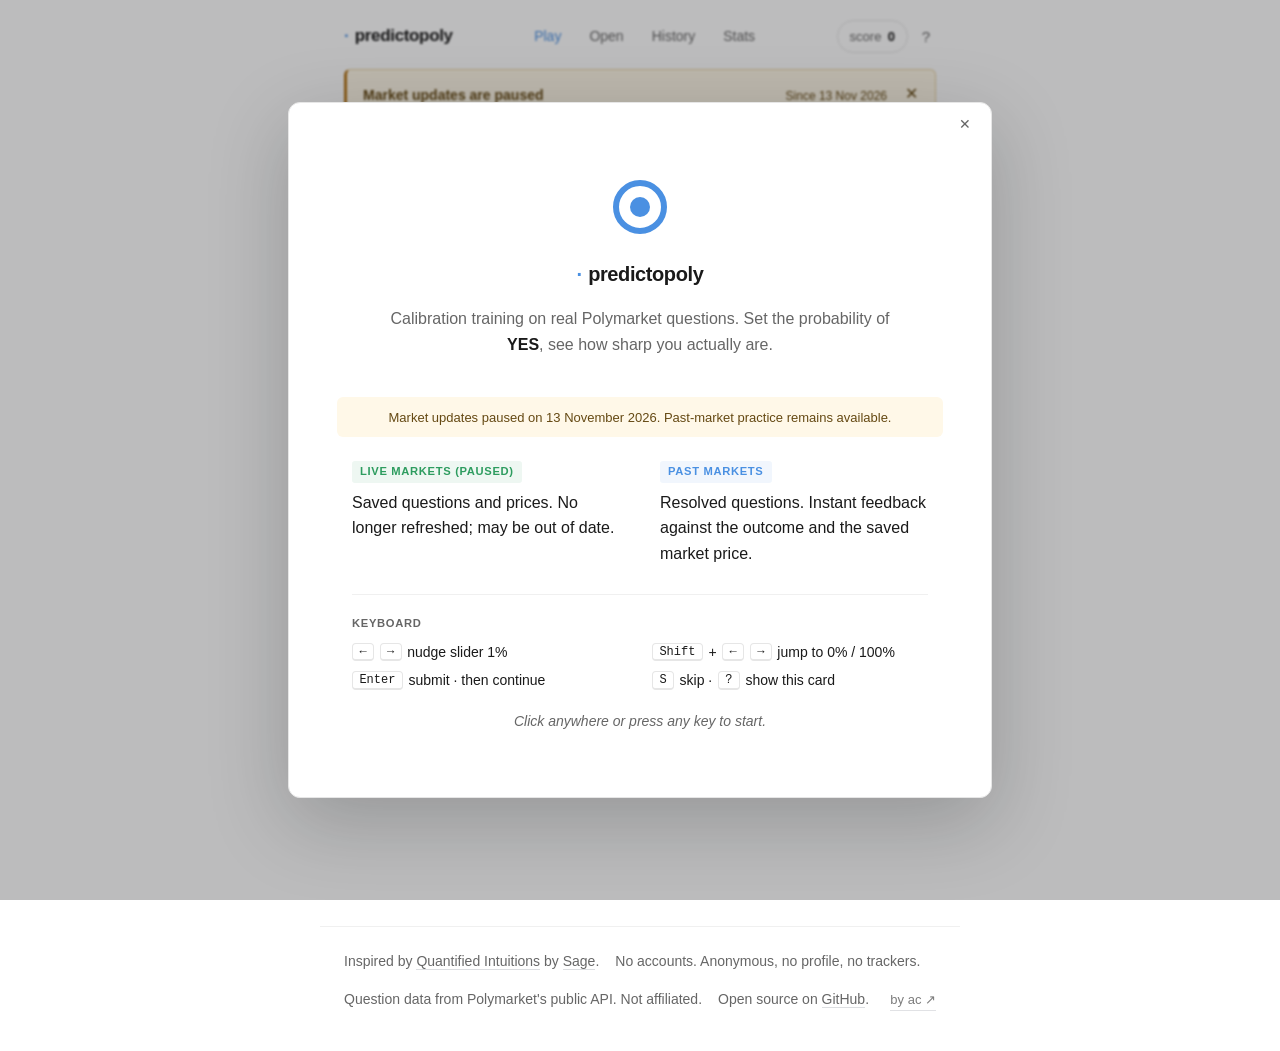
<file: web/index.html>
<!DOCTYPE html>
<html lang="en">
<head>
<meta charset="UTF-8">
<meta name="viewport" content="width=device-width, initial-scale=1">
<title>predictopoly</title>
<meta name="description" content="Free probability calibration practice on past Polymarket questions. Market updates paused on 13 November 2026; live-mode questions and prices are frozen snapshots. No account required.">
<meta name="theme-color" content="#ffffff">
<link rel="icon" type="image/svg+xml" href="favicon.svg">
<link rel="apple-touch-icon" href="apple-touch-icon.png">

<!-- Open Graph / Twitter cards: how the site renders when pasted into chats. -->
<meta property="og:type" content="website">
<meta property="og:url" content="https://predictopoly.com/">
<meta property="og:title" content="predictopoly">
<meta property="og:description" content="Practice probability calibration on past Polymarket questions. Market updates are paused; live-mode data is no longer refreshed. Free, no account required.">
<meta property="og:image" content="https://predictopoly.com/og-image.png?v=2">
<meta property="og:image:width" content="1200">
<meta property="og:image:height" content="630">
<meta name="twitter:card" content="summary_large_image">
<meta name="twitter:title" content="predictopoly">
<meta name="twitter:description" content="Practice probability calibration on past Polymarket questions. Market updates are paused; live-mode data is no longer refreshed. Free, no account required.">
<meta name="twitter:image" content="https://predictopoly.com/og-image.png?v=2">

<link rel="stylesheet" href="style.css?v=paused-20261113-dismiss">
<link rel="preload" href="data/taxonomy.json?v=18" as="fetch" type="application/json" crossorigin>
<!-- chart.js is loaded lazily by app.js when the user opens the stats view -->
<link rel="dns-prefetch" href="https://cdn.jsdelivr.net">
</head>
<body>

<header class="topbar">
  <a href="#" class="wordmark" id="nav-home">predictopoly</a>
  <nav class="topnav">
    <button class="navlink current" data-view="play">Play</button>
    <button class="navlink" data-view="open">Open <span id="nav-open-count" class="nav-count hidden"></span></button>
    <button class="navlink" data-view="history">History</button>
    <button class="navlink" data-view="stats">Stats</button>
  </nav>
  <div class="topbar-end">
    <div class="session" id="session-pill" title="Lifetime points across all your predictions. Click to see Stats.">
      <span class="session-lbl">score</span>
      <span class="session-val" id="session-val">0</span>
    </div>
    <button id="btn-help-topbar" class="help-glyph" type="button" aria-label="How predictopoly works" title="How predictopoly works">?</button>
  </div>
</header>

<main>

  <aside id="pause-notice" class="pause-notice" aria-labelledby="pause-notice-title">
    <button id="btn-pause-notice-dismiss" class="pause-notice-close hidden" type="button" aria-label="Dismiss market updates notice" title="Dismiss notice"><span aria-hidden="true">✕</span></button>
    <div class="pause-notice-heading">
      <strong id="pause-notice-title">Market updates are paused</strong>
      <span>Since <time datetime="2026-11-13">13 Nov 2026</time></span>
    </div>
    <p>Live-mode questions and prices are no longer refreshed and may be out of date. Past-market practice remains available.</p>
    <a href="https://github.com/acasecnikovs/predictopoly#project-status" target="_blank" rel="noopener">Project status <span aria-hidden="true">↗</span></a>
  </aside>
  <script>
    // Restore dismissal before rendering the rest of the page, independently
    // of market-data loading. A future notice can use a new dated key.
    (function () {
      var key = "predictopoly.pauseNotice.dismissed.20261113";
      var notice = document.getElementById("pause-notice");
      var close = document.getElementById("btn-pause-notice-dismiss");
      try {
        if (localStorage.getItem(key) === "1") notice.classList.add("hidden");
      } catch (e) {}
      close.classList.remove("hidden");
      close.addEventListener("click", function () {
        notice.classList.add("hidden");
        try { localStorage.setItem(key, "1"); } catch (e) {}
      });
      close.addEventListener("keydown", function (e) {
        // Keep native button activation from triggering the game's shortcuts.
        e.stopPropagation();
      });
    })();
  </script>

  <!-- Phase B.3: appears after a boot-time resolution sweep promotes any
       pending entries into history, so the user knows what happened
       without having to dig through Open / Stats. Click jumps to Stats
       in active scope; X dismisses for the session. -->
  <div id="resolved-banner" class="resolved-banner hidden" role="status">
    <div class="resolved-banner-body">
      <span class="resolved-banner-icon" aria-hidden="true">✓</span>
      <span class="resolved-banner-text" id="resolved-banner-text"></span>
    </div>
    <div class="resolved-banner-actions">
      <button id="btn-resolved-banner-view" class="resolved-banner-cta" type="button">See results <span class="arrow">→</span></button>
      <button id="btn-resolved-banner-dismiss" class="resolved-banner-close" type="button" aria-label="dismiss">✕</button>
    </div>
  </div>

  <div class="deck-strip" id="deck-strip">
    <span id="deck-mode-tag" class="deck-mode-tag" data-mode="resolved" title="Switch in Change deck">Past markets</span>
    <span id="deck-label">loading...</span>
    <button id="btn-open-deck" class="deck-change" type="button">Change deck</button>
  </div>
  <script>
    // Match app.js's past-market default while preserving a saved live mode.
    (function(){
      try {
        var p = JSON.parse(localStorage.getItem("predictopoly.prefs.v1") || "{}");
        if (p.dataMode === "active") {
          var el = document.getElementById("deck-mode-tag");
          if (el) {
            el.textContent = "Live markets (paused)";
            el.setAttribute("data-mode", "active");
          }
        }
      } catch (e) {}
    })();
  </script>

  <div id="welcome-overlay" class="welcome-overlay hidden" role="dialog" aria-modal="true" aria-labelledby="welcome-lede">
    <aside id="welcome-card" class="welcome-card">
      <button id="btn-onboarding-dismiss" class="welcome-close" title="dismiss">✕</button>
      <img src="favicon.svg" alt="" class="welcome-mark" width="64" height="64">
      <div class="welcome-brand" aria-hidden="true">predictopoly</div>
      <p id="welcome-lede" class="welcome-lede">Calibration training on real Polymarket questions. Set the probability of <b>YES</b>, see how sharp you actually are.</p>
      <p class="welcome-pause-note">Market updates paused on <time datetime="2026-11-13">13 November 2026</time>. Past-market practice remains available.</p>
      <div class="welcome-modes">
        <div class="welcome-mode">
          <div class="welcome-mode-tag active">Live markets (paused)</div>
          <p>Saved questions and prices. No longer refreshed; may be out of date.</p>
        </div>
        <div class="welcome-mode">
          <div class="welcome-mode-tag resolved">Past markets</div>
          <p>Resolved questions. Instant feedback against the outcome and the saved market price.</p>
        </div>
      </div>
      <div class="welcome-shortcuts">
        <div class="welcome-shortcuts-title">Keyboard</div>
        <ul class="welcome-shortcuts-list">
          <li><kbd>←</kbd> <kbd>→</kbd> nudge slider 1%</li>
          <li><kbd>Shift</kbd> + <kbd>←</kbd> <kbd>→</kbd> jump to 0% / 100%</li>
          <li><kbd>Enter</kbd> submit · then continue</li>
          <li><kbd>S</kbd> skip · <kbd>?</kbd> show this card</li>
        </ul>
      </div>
      <p class="welcome-dismiss-hint muted small">
        <span class="hint-default">Click anywhere or press any key to start.</span>
        <span class="hint-touch">Tap anywhere to start.</span>
      </p>
    </aside>
  </div>

  <section id="view-play">

    <div id="empty-deck" class="empty-deck hidden">
      <h3 class="empty-title">No questions match this deck</h3>
      <p class="empty-body muted">Your filters returned an empty pool. Broaden categories or lower the volume floor.</p>
      <button id="btn-empty-open-deck" class="primary">Change deck <span class="arrow">↗</span></button>
    </div>

    <div class="meta-line">
      <span id="m-cat" class="cat"></span>
      <span class="sep">·</span>
      <span id="m-sub"></span>
      <span class="sep">·</span>
      <span id="m-date"></span>
      <span class="sep">·</span>
      <span id="m-vol"></span>
    </div>

    <h2 id="m-question" class="question is-loading">Loading...</h2>
    <div id="m-desc" class="desc collapsed hidden"></div>
    <button id="btn-desc-toggle" class="desc-toggle hidden">show description ↓</button>

    <div class="predict" id="predict-block">
      <div class="predict-label">your probability that <b>YES</b><span id="m-yn" class="yn"></span></div>

      <div class="slider-wrap">
        <div class="bubble-track">
          <div id="p-bubble" class="bubble" style="--p:0.5">50%</div>
        </div>
        <input id="p-slider" type="range" min="0" max="100" step="1" value="50" autocomplete="off">
        <div class="slider-hint">
          <span>0% No</span>
          <span>50%</span>
          <span>100% Yes</span>
        </div>
      </div>

      <div class="predict-actions">
        <button id="btn-submit" class="primary">Submit <span class="arrow">→</span></button>
        <button id="btn-skip" class="text">skip</button>
      </div>
    </div>

    <div class="reveal hidden" id="reveal-block-active">

      <div id="ra-callout" class="callout active-callout">
        <div class="callout-row">
          <span class="callout-tag">market open</span>
          <span id="ra-end" class="callout-end muted small"></span>
        </div>

        <div class="callout-row active-numbers">
          <div class="num-cell">
            <span class="num-lbl">you</span>
            <span id="ra-you" class="num-val you"></span>
          </div>
          <div class="num-cell">
            <span class="num-lbl">market now</span>
            <span id="ra-mkt" class="num-val mkt"></span>
          </div>
          <div class="num-cell">
            <span class="num-lbl">delta</span>
            <span id="ra-delta" class="num-val delta"></span>
          </div>
        </div>

        <div class="active-hint muted small">
          Saved to your <b>Open</b> tray. Comes back scored when this market resolves.
        </div>
      </div>

      <div class="reveal-foot">
        <a id="ra-link" href="#" target="_blank" rel="noopener" class="poly-link">View on Polymarket <span class="arrow">→</span></a>
      </div>

      <div class="reveal-actions">
        <button id="btn-next-active" class="primary">Next question <span class="arrow">→</span></button>
      </div>
    </div>

    <div class="reveal hidden" id="reveal-block">

      <div id="r-callout" class="callout">
        <div class="callout-row">
          <span class="callout-tag">resolved</span>
          <span id="r-outcome" class="callout-outcome"></span>
        </div>

        <div class="callout-row points-row">
          <span id="r-points" class="points-num"></span>
          <span id="r-breakdown" class="points-breakdown"></span>
        </div>

        <div id="r-percentile" class="percentile hidden">
          You scored higher than <b id="r-percentile-val" class="has-tip has-tip-wide has-tip-center" data-tip="Synthetic baseline for now: calibrated random plays anchored near the market price. Replaced by real plays as more people predict."></b> of predictopoly players on this question.
        </div>
      </div>

      <div class="bars" id="bars"></div>

      <div class="reveal-foot">
        <a id="r-link" href="#" target="_blank" rel="noopener" class="poly-link">View on Polymarket <span class="arrow">→</span></a>
        <span id="r-meta-foot" class="muted small"></span>
      </div>

      <div class="reveal-actions">
        <button id="btn-next" class="primary">Next question <span class="arrow">→</span></button>
      </div>
    </div>

  </section>

  <section id="view-open" class="hidden">
    <h2 class="page-title">Open predictions</h2>
    <p class="muted small open-lede">Your saved live-market predictions. Market updates are paused, so the questions and prices in Live mode may be out of date.</p>

    <div id="open-empty" class="open-empty hidden">
      <h3 class="empty-title">No live-market predictions are currently open</h3>
      <p class="empty-body muted">Your saved live-market predictions appear here. Live-mode questions and prices are no longer refreshed; use Past markets for practice.</p>
      <button id="btn-open-go-active" class="primary">View paused Live markets <span class="arrow">→</span></button>
    </div>

    <div id="open-list" class="open-list"></div>
  </section>

  <section id="view-history" class="hidden">
    <h2 class="page-title">History</h2>
    <p class="muted small archive-lede">Every prediction you've made that has resolved, newest first. Live-market picks that have since landed are tagged so you can spot them.</p>
    <div id="archive-empty" class="archive-empty muted small hidden">Nothing here yet - predict a few questions to start your track record.</div>
    <div id="archive-list" class="archive-list"></div>
    <div class="archive-more-row">
      <button id="btn-archive-more" class="ghost small hidden" type="button">Show more</button>
    </div>
  </section>

  <section id="view-stats" class="hidden">
    <h2 class="page-title">Stats</h2>

    <div class="stats-scope mode-toggle" role="tablist" aria-label="stats scope">
      <button id="btn-stats-all" class="mode-tab current" data-scope="all" role="tab" aria-selected="true" title="Combined stats across both modes">All</button>
      <button id="btn-stats-resolved" class="mode-tab" data-scope="resolved" role="tab" aria-selected="false" title="Only predictions on Polymarket questions that already resolved">Past</button>
      <button id="btn-stats-active" class="mode-tab" data-scope="active" role="tab" aria-selected="false" title="Only predictions you made on live markets, scored after they resolve">Live</button>
    </div>
    <p id="stats-scope-note" class="muted small stats-scope-note hidden"></p>

    <div class="stat-grid">
      <div class="stat">
        <span class="stat-lbl">predicted</span>
        <span class="stat-val" id="s-count">0</span>
      </div>
      <div class="stat">
        <span class="stat-lbl">lifetime points</span>
        <span class="stat-val" id="s-points">0</span>
      </div>
      <div class="stat">
        <span class="stat-lbl">avg / question</span>
        <span class="stat-val" id="s-ppq">-</span>
      </div>
    </div>

    <h3>Detailed scoring</h3>
    <div class="stat-grid stat-grid-detail">
      <div class="stat"><span class="stat-lbl has-tip has-tip-wide has-tip-center" data-tip="Brier score: mean squared error between your probabilities and the actual outcomes. 0 is a perfect oracle, 0.25 is the always-say-50% baseline, 1 is maximally wrong. Lower is better.">avg brier</span><span class="stat-val" id="s-brier">-</span></div>
      <div class="stat"><span class="stat-lbl has-tip has-tip-wide has-tip-center" data-tip="Log loss: penalizes confident mistakes much more harshly than Brier. A 99% YES that turns out NO is catastrophic here. Lower is better; below 0.3 means you're well-calibrated.">avg log</span><span class="stat-val" id="s-log">-</span></div>
      <div class="stat"><span class="stat-lbl has-tip has-tip-wide has-tip-center" data-tip="Your average Brier vs the market's Brier on the same questions. The number in parentheses is the difference - negative means you're sharper than the market consensus on what you bet on.">vs market</span><span class="stat-val" id="s-vs-mkt">-</span></div>
    </div>

    <h3>Reliability</h3>
    <p class="muted small">Each dot is a probability bucket - hover for what it means. The dashed diagonal is perfect calibration.</p>
    <p id="pattern-verdict" class="pattern-verdict"></p>
    <div class="chart-wrap"><canvas id="reliability"></canvas></div>

    <h3>By category</h3>
    <div id="s-by-cat" class="by-cat"></div>

    <section id="biggest-misses-section" class="biggest-misses-section hidden">
      <header class="biggest-misses-head">
        <h3>Where the market knew better</h3>
        <span id="biggest-misses-counter" class="biggest-misses-counter muted small"></span>
      </header>
      <p class="muted small">Predictions where you were further from the truth than the market consensus by at least 30pp. These are the teachable misses - the crowd had information you didn't, so it's worth reading the question again and asking what you missed. Hit <b>mark revisited</b> once you've re-read one and the next biggest miss takes its slot.</p>
      <div id="biggest-misses" class="archive-list"></div>
    </section>

    <div class="reset-row">
      <button id="btn-reset" class="ghost">Reset all predictions</button>
      <button id="btn-reset-all" class="ghost danger" title="Clear predictions, deck filters, welcome state - start over as a brand-new visitor">Reset everything (start fresh)</button>
      <p class="muted small reset-hint">"Reset everything" wipes predictions <b>and</b> deck preferences, the Open tray, and the welcome guide - exactly the state a first-time visitor sees.</p>
    </div>
  </section>

</main>

<div id="deck-modal" class="modal-backdrop hidden">
  <div class="modal">
    <div class="modal-header">
      <h2>Choose your deck</h2>
      <button id="btn-deck-close" class="modal-close" title="close">✕</button>
    </div>
    <div class="modal-mode-block">
      <div class="filter-label">market mode</div>
      <div class="mode-toggle" role="tablist" aria-label="market mode">
        <button id="btn-mode-active" class="mode-tab" data-mode="active" role="tab" aria-selected="false">Live (paused)</button>
        <button id="btn-mode-resolved" class="mode-tab current" data-mode="resolved" role="tab" aria-selected="true">Past markets</button>
      </div>
      <p class="muted small modal-mode-help" id="modal-mode-help">Resolved questions, instant scoring against the outcome and the saved market price.</p>
    </div>

    <div class="presets" id="deck-presets"></div>

    <div class="deck-grid-head">
      <div class="filter-label">category</div>
      <button id="btn-clear-cats" class="link-btn" type="button">✕ Clear all</button>
    </div>
    <div id="deck-grid" class="deck-grid"></div>

    <div class="vol-block">
      <div class="filter-label">minimum volume <span class="muted" id="vol-label">$10,000</span></div>
      <input id="vol-slider" type="range" min="0" max="5" step="1" value="4">
      <div class="vol-ticks">
        <span>$0</span><span>$100</span><span>$1k</span><span>$10k</span><span>$100k</span><span>$1M</span>
      </div>
    </div>

    <div class="sort-block">
      <div class="filter-label">order</div>
      <div class="sort-row mode-toggle" role="radiogroup" aria-label="question order">
        <button id="btn-sort-random" class="mode-tab current" data-sort="random" role="radio" aria-checked="true" title="Weighted-random with a soft penalty so you don't see the same event back-to-back">Random</button>
        <button id="btn-sort-end-asc" class="mode-tab" data-sort="end-asc" role="radio" aria-checked="false">Closing soonest</button>
        <button id="btn-sort-end-desc" class="mode-tab" data-sort="end-desc" role="radio" aria-checked="false">Closing latest</button>
      </div>
    </div>

    <div class="modal-foot">
      <span id="deck-pool-info" class="muted small"></span>
      <button id="btn-deck-done" class="primary">Done</button>
    </div>
  </div>
</div>

<footer>
  <span class="muted small">Inspired by <a href="https://www.quantifiedintuitions.org/" target="_blank" rel="noopener">Quantified Intuitions</a> by <a href="https://sage-future.org/" target="_blank" rel="noopener">Sage</a>.</span>
  <span class="muted small footer-priv">No accounts. Anonymous, no profile, no trackers.</span>
  <span class="muted small">Question data from Polymarket's public API. Not affiliated.</span>
  <span class="muted small">Open source on <a href="https://github.com/acasecnikovs/predictopoly" target="_blank" rel="noopener">GitHub</a>.</span>
  <a href="https://acasecnikovs.com" target="_blank" rel="noopener" class="sig-link">by ac <span class="arrow">↗</span></a>
</footer>

<script src="app.js?v=paused-20261113-dismiss" defer></script>
</body>
</html>
</file>
<file: web/style.css>
/* predictopoly - calibration on Polymarket, past and live */

*, *::before, *::after { box-sizing: border-box; }
html { -webkit-text-size-adjust: 100%; }

:root {
  --text: #1a1a1a;
  --muted: #666;
  --dim: #999;
  --line: #e6e6e6;
  --line-soft: #f0f0f0;
  --bg: #ffffff;
  --bg-soft: #fafafa;
  --accent: #4A90E2;
  --accent-hover: #3b7cd1;
  --accent-soft: rgba(74, 144, 226, 0.08);
  --accent-line: rgba(74, 144, 226, 0.25);
  --yes: #2d9c5f;
  --yes-soft: rgba(45, 156, 95, 0.08);
  --no: #d64545;
  --no-soft: rgba(214, 69, 69, 0.08);
  --mkt: #7a7a7a;
  --col: 640px;
}

body {
  font-family: -apple-system, BlinkMacSystemFont, "Segoe UI", Roboto, "Helvetica Neue", Arial, sans-serif;
  font-size: 17px; line-height: 1.55; color: var(--text);
  background: var(--bg); margin: 0; padding: 0;
  -webkit-font-smoothing: antialiased; -moz-osx-font-smoothing: grayscale;
}

a {
  color: var(--accent); text-decoration: none;
  border-bottom: 1px solid rgba(74,144,226,0.35);
  transition: border-color 0.15s ease, color 0.15s ease;
}
a:hover { border-bottom-color: var(--accent); }

button {
  font: inherit; cursor: pointer;
  background: none; border: none; padding: 0; color: inherit;
}

h1, h2, h3 { margin: 0; font-weight: 600; letter-spacing: -0.01em; }
h2 { font-size: 1.25rem; color: var(--accent); }
h3 {
  font-size: 0.875rem; color: var(--text);
  text-transform: uppercase; letter-spacing: 0.08em;
  font-weight: 600; margin: 2.25rem 0 0.5rem;
}

p { margin: 0 0 1rem; }
.muted { color: var(--muted); }
.dim   { color: var(--dim); }
.small { font-size: 0.875rem; }
.hidden { display: none !important; }
.arrow { display: inline-block; transition: transform 0.15s ease; }
button:hover .arrow, a:hover .arrow { transform: translateX(2px); }

/* ------- top bar ------- */

.topbar {
  max-width: var(--col); margin: 0 auto;
  padding: 1.25rem 1.5rem 0;
  display: grid;
  grid-template-columns: auto 1fr auto;
  align-items: center;
  gap: 1rem;
}

.wordmark {
  font-size: 1.0625rem; font-weight: 600; color: var(--text);
  letter-spacing: -0.02em;
  border-bottom: none;
  font-feature-settings: "ss01";
}
.wordmark::before { content: "·"; color: var(--accent); margin-right: 0.4rem; }
.wordmark:hover { color: var(--accent); }

.topnav {
  display: flex; gap: 0.25rem; justify-content: center;
}
.navlink {
  font-size: 0.875rem; color: var(--muted); font-weight: 500;
  padding: 0.4rem 0.75rem; border-radius: 4px;
  transition: background 0.1s ease, color 0.1s ease;
  /* inline-flex keeps the count badge centered with the label so the badge
     can't push "Open" up when fonts re-baseline (notably on small phones). */
  display: inline-flex; align-items: center; gap: 0.35rem;
  line-height: 1.2;
}
.navlink:hover { color: var(--accent); background: var(--accent-soft); }
.navlink.current { color: var(--accent); }
.nav-count {
  /* inline-flex parent (.navlink) handles centering; we just style the pill
     and let it size naturally. No vertical-align hack needed. */
  padding: 0.05rem 0.4rem;
  background: var(--accent-soft);
  color: var(--accent);
  border-radius: 999px;
  font-size: 0.7rem;
  font-weight: 600;
  line-height: 1.4;
}
.navlink.current .nav-count { background: var(--accent); color: #fff; }

.session {
  display: flex; align-items: baseline; gap: 0.4rem;
  padding: 0.35rem 0.75rem;
  border: 1px solid var(--line); border-radius: 999px;
  font-size: 0.8125rem;
  font-variant-numeric: tabular-nums;
}
.session-lbl { color: var(--muted); }
.session-val { color: var(--text); font-weight: 600; }
.session-val.pos { color: var(--yes); }
.session-val.neg { color: var(--no); }

/* Topbar end groups score pill + "?" together so they share the third
   grid column. Without this wrapper, the "?" wraps onto a new row when
   the topnav fills the middle column on narrow widths. */
.topbar-end {
  display: flex; align-items: center; gap: 0.5rem;
  justify-self: end;
}

/* Persistent "?" glyph in the topbar - the single canonical entry back
   to the welcome card. Borderless on purpose: the score pill owns the
   only pill silhouette in this corner, "?" is just a hovered character
   so it doesn't fight for the same visual weight. */
.help-glyph {
  width: 1.25rem; height: 1.25rem;
  display: inline-flex; align-items: center; justify-content: center;
  border: 0; padding: 0;
  background: transparent; color: var(--muted);
  font-size: 0.95rem; font-weight: 500; line-height: 1;
  cursor: pointer; user-select: none;
  flex-shrink: 0;
  transition: color 0.1s ease;
}
.help-glyph:hover { color: var(--text); }

/* ------- main column ------- */

main {
  max-width: var(--col); margin: 0 auto;
  padding: 1rem 1.5rem 5rem;
}

.page-title { color: var(--text); margin-bottom: 1.5rem; }

/* Visible in every view, even if JavaScript or data loading fails. */
.pause-notice {
  position: relative;
  margin: 0 0 1rem;
  padding: 0.9rem 1rem;
  border: 1px solid #ead4a4;
  border-left: 3px solid #b7791f;
  border-radius: 6px;
  background: #fff8e8;
  color: #654913;
  font-size: 0.8125rem;
  line-height: 1.5;
}
.pause-notice-heading {
  display: flex;
  flex-wrap: wrap;
  align-items: baseline;
  justify-content: space-between;
  gap: 0.15rem 0.75rem;
  margin-bottom: 0.4rem;
  padding-right: 2rem;
}
.pause-notice-close {
  position: absolute;
  top: 0.25rem;
  right: 0.25rem;
  width: 2.5rem;
  height: 2.5rem;
  display: grid;
  place-items: center;
  border-radius: 4px;
  color: inherit;
  font-size: 1rem;
  line-height: 1;
}
.pause-notice-close:hover { background: rgba(101, 73, 19, 0.08); }
.pause-notice-close:focus-visible { outline: 2px solid currentColor; outline-offset: -3px; }
.pause-notice-heading strong { font-size: 0.875rem; }
.pause-notice-heading > span { font-size: 0.75rem; }
.pause-notice p { margin: 0 0 0.4rem; }
.pause-notice a { color: #654913; border-bottom-color: #b7791f; }
.pause-notice a:hover { border-bottom-color: #654913; }
.pause-notice a:focus-visible { outline: 2px solid #654913; outline-offset: 3px; }
.welcome-pause-note {
  margin: 0 0 1.25rem;
  padding: 0.65rem 0.8rem;
  border-radius: 6px;
  background: #fff8e8;
  color: #654913;
  font-size: 0.8125rem;
  line-height: 1.5;
}

/* ------- deck strip ------- */

.deck-strip {
  display: flex; align-items: center; gap: 0.5rem;
  padding: 0.625rem 0.875rem;
  background: var(--bg-soft); border: 1px solid var(--line);
  border-radius: 6px;
  margin: 0.75rem 0 1.5rem;
  font-size: 0.875rem; color: var(--muted);
  flex-wrap: wrap;
}
#deck-label { color: var(--text); flex: 1; }

/* Mode tag in the deck strip: passive label, not a control. Shows the
   active mode at a glance so the user always knows which question type
   they're looking at. The actual switch happens inside Change deck. */
.deck-mode-tag {
  font-size: 0.7rem;
  font-weight: 600;
  text-transform: uppercase;
  letter-spacing: 0.06em;
  padding: 0.15rem 0.45rem;
  border-radius: 3px;
  background: var(--accent-soft);
  color: var(--accent);
  cursor: default;
}
.deck-mode-tag[data-mode="active"] {
  background: rgba(91, 192, 142, 0.12);
  color: var(--yes);
}

.deck-change {
  color: var(--text); font-size: 0.8125rem; font-weight: 500;
  padding: 0.35rem 0.7rem; border-radius: 4px;
  border: 1px solid var(--line); background: var(--bg);
  transition: background 0.1s ease, border-color 0.1s ease, color 0.1s ease;
}
.deck-change:hover { background: var(--accent-soft); border-color: var(--accent); color: var(--accent); }

.mode-toggle {
  display: inline-flex;
  background: var(--bg);
  border: 1px solid var(--line);
  border-radius: 5px;
  overflow: hidden;
}
.mode-tab {
  padding: 0.25rem 0.625rem;
  font-size: 0.8125rem;
  color: var(--muted);
  background: transparent;
  border: none;
  cursor: pointer;
  transition: background 0.1s ease, color 0.1s ease;
}
.mode-tab:hover { color: var(--text); background: var(--bg-soft); }
.mode-tab.current {
  color: var(--text);
  background: var(--accent-soft);
  font-weight: 500;
}

/* Stats scope toggle: same chrome as the play-mode toggle but separated
   from the page title and followed by an optional helper note. */
.stats-scope { margin-bottom: 0.5rem; }
.stats-scope-note { margin: 0 0 1.25rem 0; }

/* ------- welcome overlay (first-visit only) -------
   Floats above the play screen instead of pushing it below the fold,
   so dismissing lands you straight on the slider without scrolling. */

.welcome-overlay {
  position: fixed;
  inset: 0;
  background: rgba(15, 16, 20, 0.28);
  display: flex;
  align-items: center;
  justify-content: center;
  padding: 2rem 1.5rem;
  overflow-y: auto;
  z-index: 100;
  -webkit-backdrop-filter: blur(1px);
  backdrop-filter: blur(1px);
}
.welcome-overlay.hidden { display: none; }

.welcome-card {
  position: relative;
  width: 100%;
  max-width: 44rem;
  padding: 4.5rem 3rem 4rem;
  background: var(--bg);
  border: 1px solid var(--line);
  border-radius: 12px;
  box-shadow: 0 24px 80px rgba(15, 16, 20, 0.22);
  text-align: center;
}

/* Hero mark at the top of the welcome card. Same target glyph as the
   favicon, sized up so it carries visual weight on its own without
   needing extra copy. The card breathes around it instead of feeling
   chrome-heavy. */
.welcome-mark {
  display: block;
  margin: 0 auto 1.25rem;
  width: 64px;
  height: 64px;
}

/* Brand lockup at the top of the card. Same "· predictopoly" mark as the
   topbar wordmark, sized up so the card has identity instead of feeling
   like a generic dialog. */
.welcome-brand {
  font-size: 1.25rem;
  font-weight: 600;
  letter-spacing: -0.02em;
  color: var(--text);
  font-feature-settings: "ss01";
  margin-bottom: 1rem;
}
.welcome-brand::before {
  content: "·";
  color: var(--accent);
  margin-right: 0.4rem;
}
.welcome-lede {
  margin: 0 auto 2.5rem;
  font-size: 1rem;
  line-height: 1.6;
  color: var(--muted);
  max-width: 32rem;
}
.welcome-lede b { color: var(--text); font-weight: 600; }

/* Mode blocks: stripped of the inner-card chrome that made the welcome
   feel like nested boxes. They're now plain stacked paragraphs with a
   colored kicker label - one visual layer instead of two. */
.welcome-modes {
  display: grid;
  grid-template-columns: 1fr 1fr;
  gap: 2.5rem;
  text-align: left;
  max-width: 36rem;
  margin: 0 auto;
}
.welcome-mode { padding: 0; background: none; border: 0; border-radius: 0; }
.welcome-mode p {
  margin: 0;
  font-size: 1rem;
  line-height: 1.6;
  color: var(--text);
}
.welcome-mode b { color: var(--text); }
.welcome-mode-tag {
  display: inline-block;
  padding: 0.15rem 0.5rem;
  margin-bottom: 0.4rem;
  border-radius: 3px;
  font-size: 0.7rem;
  font-weight: 600;
  text-transform: uppercase;
  letter-spacing: 0.06em;
}
.welcome-mode-tag.resolved {
  color: var(--accent);
  background: var(--accent-soft);
}
.welcome-mode-tag.active {
  color: var(--yes);
  background: var(--yes-soft);
}
.welcome-shortcuts {
  margin: 1.75rem auto 0;
  max-width: 36rem;
  padding-top: 1.25rem;
  border-top: 1px solid var(--line-soft);
  text-align: left;
}
.welcome-shortcuts-title {
  font-size: 0.7rem; font-weight: 600;
  text-transform: uppercase; letter-spacing: 0.06em;
  color: var(--muted);
  margin-bottom: 0.55rem;
}
.welcome-shortcuts-list {
  list-style: none; padding: 0; margin: 0;
  display: grid; grid-template-columns: 1fr 1fr;
  gap: 0.4rem 1.5rem;
  font-size: 0.875rem; color: var(--text);
}
.welcome-shortcuts-list li { display: flex; align-items: center; gap: 0.35rem; flex-wrap: wrap; }
.welcome-shortcuts-list kbd {
  display: inline-block;
  font-family: ui-monospace, SFMono-Regular, Menlo, monospace;
  font-size: 0.75rem;
  padding: 0.1rem 0.4rem;
  border: 1px solid var(--line);
  border-bottom-width: 2px;
  border-radius: 4px;
  background: #fff;
  color: var(--text);
  line-height: 1;
}
.welcome-dismiss-hint {
  margin: 1.25rem 0 0;
  text-align: center;
  font-style: italic;
}
@media (max-width: 600px) {
  .welcome-shortcuts-list { grid-template-columns: 1fr; }
}
/* No physical keyboard => the shortcut block is just visual noise. Hide it on
   touch-only pointers and swap the dismiss hint to a tap-friendly variant. */
.hint-touch { display: none; }
@media (pointer: coarse) {
  .welcome-shortcuts { display: none; }
  .hint-default { display: none; }
  .hint-touch { display: inline; }
}
.welcome-close {
  position: absolute;
  top: 0.625rem; right: 0.75rem;
  color: var(--muted);
  font-size: 0.875rem;
  padding: 0.25rem 0.5rem;
  line-height: 1;
}
.welcome-close:hover { color: var(--text); }

@media (max-width: 600px) {
  .welcome-overlay { padding: 1.5rem 1rem; align-items: flex-start; }
  .welcome-card { padding: 2.5rem 1.5rem 2rem; }
  .welcome-mark { width: 48px; height: 48px; margin-bottom: 1rem; }
  .welcome-brand { font-size: 1.0625rem; margin-bottom: 0.75rem; }
  .welcome-lede { font-size: 0.9375rem; margin-bottom: 1.5rem; }
  .welcome-modes { grid-template-columns: 1fr; gap: 1.25rem; }
  .welcome-mode p { font-size: 0.9375rem; }
}

/* ------- empty deck state ------- */

.empty-deck {
  padding: 2.5rem 1.5rem;
  text-align: center;
  background: var(--bg-soft);
  border: 1px dashed var(--line);
  border-radius: 8px;
  margin: 1rem 0 1.5rem;
}
.empty-title {
  margin: 0 0 0.5rem;
  font-size: 1.0625rem;
  font-weight: 500;
  color: var(--text);
}
.empty-body {
  margin: 0 0 1rem;
  font-size: 0.875rem;
  line-height: 1.5;
}

/* ------- play view ------- */

.meta-line {
  display: flex; align-items: center; gap: 0.5rem;
  font-size: 0.8125rem; color: var(--muted);
  margin: 1.25rem 0 0.5rem;
  flex-wrap: wrap;
}
.meta-line .sep { color: var(--dim); }
.meta-line .cat { color: var(--accent); font-weight: 500; }

/* Custom tooltip: native title attr has 700ms delay and is invisible on
   mobile. data-tip + ::after pseudo is reliable across browsers and works
   on tap-and-hold for touch devices. Dotted underline is the affordance. */
.has-tip {
  position: relative;
  cursor: help;
}
.has-tip::after {
  content: attr(data-tip);
  position: absolute;
  left: 0; bottom: calc(100% + 6px);
  padding: 0.6rem 0.8rem;
  background: #fff; color: var(--text);
  border: 1px solid var(--line);
  box-shadow: 0 4px 14px rgba(0, 0, 0, 0.08);
  font-size: 0.8125rem; font-weight: 400;
  /* Override inherited uppercase/letter-spacing from triggers like
     .stat-lbl - tooltip body is a sentence, not a label. */
  text-transform: none;
  letter-spacing: 0;
  line-height: 1.45;
  white-space: nowrap;
  border-radius: 6px;
  opacity: 0;
  pointer-events: none;
  transition: opacity 0.12s ease;
  z-index: 10;
}
.has-tip:hover::after, .has-tip:focus::after { opacity: 1; }
/* Wider variant for multi-sentence tooltips (e.g. methodology notes).
   Drops nowrap and caps width so it wraps to a small block instead of
   running off-screen. */
.has-tip-wide::after {
  white-space: normal;
  width: max-content;
  max-width: 360px;
  line-height: 1.45;
  color: var(--muted);
}
/* Right-anchor variant for tooltips at the end of a line. Without this
   the tooltip extends rightward from left:0 and clips the viewport. */
.has-tip-right::after {
  left: auto;
  right: 0;
}
/* Center-anchor variant - tooltip centers horizontally on the trigger.
   Used for in-the-middle-of-a-sentence triggers like the percentile
   number where neither left- nor right-anchoring looks balanced. */
.has-tip-center::after {
  left: 50%;
  right: auto;
  transform: translateX(-50%);
}
/* Touch devices have flaky :hover. Hide tooltips by default on no-hover
   devices; the JS-added .show-tip class re-enables them on tap. Higher
   specificity beats the display: none here without needing !important. */
@media (hover: none) {
  .has-tip::after { display: none; }
  .has-tip { cursor: default; }
  /* On mobile, anchoring the tooltip to the (?) span doesn't work - the
     span sits near the right edge of the column and the tooltip overflows
     off-screen. Switch to a fixed bottom-snackbar style so it's always
     centered horizontally within the viewport. */
  .has-tip.show-tip::after {
    display: block;
    opacity: 1;
    position: fixed;
    left: 1rem;
    right: 1rem;
    top: 1rem;
    bottom: auto;
    /* Override the desktop center-anchor translate so the snackbar
       doesn't shift off-center when has-tip-center is also applied. */
    transform: none;
    max-width: none;
    width: auto;
    white-space: normal;
    line-height: 1.45;
  }
}
.has-tip.show-tip::after { display: block; opacity: 1; }

.question {
  font-size: 1.5rem; line-height: 1.3; font-weight: 500;
  margin: 0 0 0.75rem; color: var(--text);
  letter-spacing: -0.015em;
}
.question.is-loading {
  color: var(--muted);
  animation: q-pulse 1.4s ease-in-out infinite;
}
@keyframes q-pulse {
  0%, 100% { opacity: 0.55; }
  50%      { opacity: 0.95; }
}

.desc {
  font-size: 0.9375rem; color: var(--muted); line-height: 1.55;
  border-left: 2px solid var(--line); padding-left: 0.875rem;
  margin: 0 0 0.5rem; white-space: pre-wrap;
}
.desc.collapsed {
  max-height: 5em; overflow: hidden; position: relative;
}
.desc.collapsed::after {
  content: ""; position: absolute; bottom: 0; left: 0; right: 0;
  height: 2em; background: linear-gradient(transparent, #fff);
  pointer-events: none;
}
.desc-toggle {
  font-size: 0.8125rem; color: var(--muted);
  padding: 0.25rem 0;
  margin: 0 0 1rem;
  display: block;
}
.desc-toggle:hover { color: var(--accent); }

/* ------- predict ------- */

.predict { margin: 1.5rem 0 0; }
.predict-label {
  font-size: 0.875rem; color: var(--muted); margin-bottom: 1.5rem;
}
.predict-label b { color: var(--text); font-weight: 600; }
.yn { color: var(--muted); margin-left: 0.5rem; font-size: 0.8125rem; }

.slider-wrap {
  position: relative;
  margin-bottom: 1.5rem;
}
.bubble-track {
  position: relative;
  height: 2.25rem;
  margin-bottom: 0.25rem;
}
.bubble {
  /* Track the slider thumb center exactly. Thumb radius is 9px, so the
     thumb center moves over (100% - 18px), not the full 100%. Without this
     correction the bubble drifts 9px past the thumb at each end. */
  position: absolute;
  left: calc(9px + var(--p, 0.5) * (100% - 18px));
  transform: translateX(-50%);
  bottom: 0;
  font-size: 1.5rem; font-weight: 600;
  color: var(--accent);
  font-variant-numeric: tabular-nums;
  letter-spacing: -0.02em;
  user-select: none;
  pointer-events: none;
}
.bubble::after {
  content: "";
  position: absolute;
  bottom: -0.4rem; left: 50%;
  transform: translateX(-50%);
  width: 0; height: 0;
  border-left: 5px solid transparent;
  border-right: 5px solid transparent;
  border-top: 5px solid var(--accent);
  opacity: 0.6;
}

input[type="range"] {
  -webkit-appearance: none; appearance: none;
  width: 100%; height: 4px;
  background: var(--line); border-radius: 2px; outline: none;
  margin: 0;
  cursor: pointer;
}
input[type="range"]::-webkit-slider-thumb {
  -webkit-appearance: none; appearance: none;
  width: 18px; height: 18px;
  background: var(--accent); border-radius: 50%;
  cursor: pointer; border: 3px solid #fff;
  box-shadow: 0 0 0 1px var(--accent-line);
  transition: transform 0.1s ease;
}
input[type="range"]:active::-webkit-slider-thumb { transform: scale(1.15); }
input[type="range"]::-moz-range-thumb {
  width: 18px; height: 18px;
  background: var(--accent); border-radius: 50%;
  cursor: pointer; border: 3px solid #fff;
  box-shadow: 0 0 0 1px var(--accent-line);
}

.slider-hint {
  /* Grid (not flex/space-between) so the middle "50%" sits at the exact
     geometric center of the track. With space-between and three children
     of unequal widths, the middle item drifts toward the narrower side. */
  display: grid;
  grid-template-columns: 1fr 1fr 1fr;
  color: var(--dim); font-size: 0.75rem;
  margin-top: 0.625rem;
  font-variant-numeric: tabular-nums;
}
.slider-hint > :nth-child(1) { text-align: left; }
.slider-hint > :nth-child(2) { text-align: center; }
.slider-hint > :nth-child(3) { text-align: right; }

.predict-actions {
  display: flex; gap: 1rem; align-items: center;
  margin-top: 1.5rem;
}

button.primary {
  background: var(--accent); color: #fff;
  padding: 0.65rem 1.25rem; border-radius: 4px;
  font-weight: 500; font-size: 0.9375rem;
  transition: background 0.15s ease;
}
button.primary:hover { background: var(--accent-hover); }
button.primary:active { transform: translateY(1px); }
button.primary:disabled { opacity: 0.4; cursor: not-allowed; }

button.text {
  color: var(--muted); font-size: 0.875rem;
  padding: 0.4rem 0.6rem; border-radius: 4px;
}
button.text:hover { color: var(--accent); background: var(--accent-soft); }

button.ghost {
  color: var(--muted); border: 1px solid var(--line);
  padding: 0.5rem 0.9rem; border-radius: 4px;
  font-size: 0.875rem;
  transition: background 0.1s ease, color 0.1s ease;
}
button.ghost:hover { color: var(--text); background: var(--line-soft); }

/* ------- reveal ------- */

.reveal { margin-top: 0.5rem; }

.callout {
  border-radius: 6px;
  padding: 1rem 1.125rem;
  border-left: 3px solid var(--dim);
  background: var(--bg-soft);
  margin-bottom: 1rem;
}
.callout.win {
  border-left-color: var(--yes);
  background: var(--yes-soft);
}
.callout.loss {
  border-left-color: var(--no);
  background: var(--no-soft);
}

.callout-row {
  display: flex; align-items: baseline; gap: 0.75rem;
  flex-wrap: wrap;
}
.callout-tag {
  font-size: 0.6875rem; color: var(--muted);
  text-transform: uppercase; letter-spacing: 0.08em;
}
.callout-outcome {
  font-size: 1.125rem; font-weight: 600;
  letter-spacing: -0.01em;
}
.callout-outcome.yes { color: var(--yes); }
.callout-outcome.no { color: var(--no); }

.callout.active-callout {
  border-left-color: var(--accent);
  background: var(--accent-soft);
}
.callout-end { font-variant-numeric: tabular-nums; }
.active-numbers {
  margin-top: 0.625rem;
  gap: 1.5rem;
}
.num-cell {
  display: flex; flex-direction: column; gap: 0.125rem;
}
.num-lbl {
  font-size: 0.6875rem; color: var(--muted);
  text-transform: uppercase; letter-spacing: 0.08em;
}
.num-val {
  font-size: 1.625rem; font-weight: 600;
  font-variant-numeric: tabular-nums;
  letter-spacing: -0.025em; line-height: 1.1;
}
.num-val.you { color: var(--text); }
.num-val.mkt { color: var(--muted); }
.num-val.delta.pos { color: var(--yes); }
.num-val.delta.neg { color: var(--no); }
.num-val.delta.zero { color: var(--muted); }
.active-hint {
  margin-top: 0.75rem;
  line-height: 1.4;
}
.active-hint b { color: var(--accent); }

.points-row {
  margin-top: 0.5rem;
  align-items: baseline;
}
.points-num {
  font-size: 2.25rem; font-weight: 600;
  font-variant-numeric: tabular-nums;
  letter-spacing: -0.025em;
  line-height: 1;
}
.points-num.pos { color: var(--yes); }
.points-num.neg { color: var(--no); }
.points-num.zero { color: var(--muted); }
.points-breakdown {
  font-size: 0.8125rem; color: var(--muted);
  font-variant-numeric: tabular-nums;
}

.percentile {
  margin-top: 0.75rem;
  font-size: 0.875rem; color: var(--text);
}
.percentile b {
  color: var(--accent); font-variant-numeric: tabular-nums;
  /* Reserve space for the eventual number so the rest of the sentence
     doesn't shift when the placeholder gets swapped out. 2.6em fits
     "100%" comfortably with tabular-nums. Dashed underline signals the
     number is interactive (hover/tap shows methodology tooltip). */
  display: inline-block;
  min-width: 2.6em;
  text-align: center;
  border-bottom: 1px dashed var(--accent-line);
}
/* Hide the underline while the placeholder is pulsing so "···" doesn't
   read as a fake number with weird styling. */
.percentile b.loading-pulse { border-bottom-color: transparent; }
/* Used while the percentile API is in flight - reuses the question's
   pulse animation so the placeholder reads as "loading" not "broken". */
.loading-pulse { animation: q-pulse 1.4s ease-in-out infinite; }

/* bars */

.bars {
  display: flex; flex-direction: column; gap: 0.5rem;
  margin: 0.5rem 0 1.25rem;
}
.bar-row {
  display: grid;
  grid-template-columns: 90px 1fr 56px;
  align-items: center; gap: 0.75rem;
  font-size: 0.8125rem;
}
.bar-row .lbl { color: var(--muted); }
.bar-track {
  height: 8px; background: var(--line-soft);
  border-radius: 2px; overflow: hidden;
}
.bar { height: 100%; transition: width 0.4s ease; }
.bar.you { background: var(--accent); }
.bar.mkt { background: var(--mkt); }
.bar-row .val {
  font-variant-numeric: tabular-nums; text-align: right;
  color: var(--text);
}

.reveal-foot {
  display: flex; justify-content: space-between; align-items: baseline;
  gap: 1rem; flex-wrap: wrap;
  margin: 0.5rem 0 1.25rem;
  font-size: 0.875rem;
}
.poly-link {
  color: var(--accent); font-weight: 500;
}

.reveal-actions {
  display: flex; gap: 0.75rem;
}

/* ------- stats view ------- */

.stat-grid {
  display: grid;
  grid-template-columns: repeat(3, 1fr);
  gap: 1.5rem;
  margin: 1.5rem 0;
}
.stat {
  display: flex; flex-direction: column; gap: 0.25rem;
}
.stat-lbl {
  font-size: 0.6875rem; color: var(--muted);
  text-transform: uppercase; letter-spacing: 0.08em;
}
.stat-val {
  font-size: 1.5rem; font-weight: 600;
  font-variant-numeric: tabular-nums;
  letter-spacing: -0.015em;
  color: var(--text);
}
.stat-val.pos { color: var(--yes); }
.stat-val.neg { color: var(--no); }

/* Detailed scoring sub-grid: smaller cells than the headline grid so the
   three Brier/log/market cells read as supporting numbers, not headline KPIs.
   Renders inline with the rest of Stats - no disclosure gating. */
.stat-grid-detail .stat-val { font-size: 1.125rem; }

.chart-wrap { margin: 0.75rem 0 0; max-width: 420px; }

.pattern-verdict {
  margin: 0.75rem 0 1.25rem;
  font-size: 0.9375rem;
  line-height: 1.55;
  color: var(--text);
}
.pattern-verdict.hidden { display: none; }

.biggest-misses-section { margin-top: 2.25rem; }
.biggest-misses-section.hidden { display: none; }
.biggest-misses-head {
  display: flex;
  align-items: baseline;
  justify-content: space-between;
  gap: 0.75rem;
  flex-wrap: wrap;
}
.biggest-misses-head h3 { margin: 0; }
.biggest-misses-counter:empty { display: none; }
.biggest-misses-counter {
  font-variant-numeric: tabular-nums;
  color: var(--text);
  font-weight: 500;
}

.by-cat {
  display: flex; flex-direction: column;
  margin-top: 0.5rem;
}
.by-cat .row {
  display: grid; grid-template-columns: 1fr auto auto auto;
  gap: 1rem; align-items: baseline;
  padding: 0.5rem 0;
  border-bottom: 1px solid var(--line-soft);
  font-size: 0.9375rem;
}
.by-cat .row:last-child { border-bottom: none; }
.by-cat .row .name { color: var(--text); }
.by-cat .row .pts { font-variant-numeric: tabular-nums; }
.by-cat .row .pts.pos { color: var(--yes); }
.by-cat .row .pts.neg { color: var(--no); }
.by-cat .row .brier { color: var(--text); font-variant-numeric: tabular-nums; }
.by-cat .row .n { color: var(--muted); font-variant-numeric: tabular-nums; min-width: 32px; text-align: right; }

.reset-row {
  margin-top: 2.5rem;
  display: flex; flex-wrap: wrap; align-items: center; gap: 0.75rem;
}
.reset-row .reset-hint {
  flex-basis: 100%; margin: 0.25rem 0 0; line-height: 1.4;
}
/* "Reset everything" leans on .ghost for shape but tints to --no so the
   nuclear option doesn't sit visually identical to the predictions-only
   reset. Hover deepens the tint without filling the button (it's still
   destructive enough that we want the user to read the confirm dialog). */
.ghost.danger {
  color: var(--no);
  border-color: rgba(220, 80, 80, 0.45);
}
.ghost.danger:hover {
  background: rgba(220, 80, 80, 0.08);
  border-color: var(--no);
  color: var(--no);
}

/* ------- modal ------- */

.modal-backdrop {
  position: fixed; inset: 0;
  background: rgba(0, 0, 0, 0.4);
  display: flex; align-items: flex-start; justify-content: center;
  z-index: 100;
  padding: 4rem 1rem 2rem;
  overflow-y: auto;
  animation: fade-in 0.15s ease-out;
}
@keyframes fade-in { from { opacity: 0; } to { opacity: 1; } }

.modal {
  background: #fff; border-radius: 8px;
  width: 100%; max-width: 600px;
  padding: 1.5rem;
  box-shadow: 0 12px 40px rgba(0, 0, 0, 0.15);
  animation: slide-up 0.18s ease-out;
}
@keyframes slide-up { from { transform: translateY(8px); opacity: 0; } to { transform: translateY(0); opacity: 1; } }

.modal-header {
  display: flex; justify-content: space-between; align-items: baseline;
  margin-bottom: 0.5rem;
}
.modal-header h2 { color: var(--text); font-size: 1.125rem; }
.modal-close {
  font-size: 1.125rem; color: var(--muted);
  padding: 0.25rem 0.5rem; border-radius: 4px;
}
.modal-close:hover { color: var(--text); background: var(--line-soft); }
.modal-help { margin: 0 0 1rem; }

/* Mode chooser at the top of Change deck. The Past/Live distinction is
   the most consequential decision in this modal so it leads, with a
   one-liner help text under it that reflects the current selection. */
.modal-mode-block { margin: 0 0 1.25rem; }
.modal-mode-block .filter-label { margin-bottom: 0.4rem; }
.modal-mode-block .mode-toggle { display: flex; width: 100%; }
.modal-mode-block .mode-tab { flex: 1; padding: 0.45rem 0.75rem; font-size: 0.875rem; }
.modal-mode-help { margin: 0.5rem 0 0; }

.modal-actions-top {
  display: flex; gap: 0.5rem; margin-bottom: 0.75rem;
}

.presets {
  display: flex; flex-wrap: wrap; gap: 0.4rem;
  margin: 0 0 1rem;
}
.preset {
  font-size: 0.8125rem;
  padding: 0.35rem 0.7rem;
  border: 1px solid var(--line);
  border-radius: 999px;
  background: #fff; color: var(--muted);
  transition: border-color 0.1s ease, background 0.1s ease, color 0.1s ease;
}
.preset:hover { border-color: var(--accent); color: var(--text); }
.preset.on {
  border-color: var(--accent);
  background: var(--accent);
  color: #fff;
}

/* Category section header: "category" label on the left, "clear" link
   action on the right. Clear belongs here (next to what it acts on) and
   not in the presets row above (where it competed visually with the
   theme presets despite being a different kind of action). */
.deck-grid-head {
  display: flex;
  justify-content: space-between;
  align-items: baseline;
  margin: 0 0 0.5rem;
}
/* Bordered chip with stronger neutral chrome than --line - the lighter
   border made it disappear even with the icon. --muted border + dark
   text reads as a real button without leaning on a brand color. */
.link-btn {
  font-size: 0.8125rem;
  color: var(--text);
  background: var(--bg);
  border: 1px solid var(--muted);
  border-radius: 4px;
  padding: 0.25rem 0.6rem;
  cursor: pointer;
  transition: color 0.1s ease, border-color 0.1s ease, background 0.1s ease;
}
.link-btn:hover {
  color: var(--accent);
  border-color: var(--accent);
  background: var(--accent-soft);
}
.link-btn[disabled] {
  color: var(--line);
  border-color: var(--line);
  cursor: default;
}
.link-btn[disabled]:hover {
  color: var(--line);
  border-color: var(--line);
  background: var(--bg);
}

.deck-grid {
  display: grid;
  grid-template-columns: repeat(3, 1fr);
  gap: 0.625rem;
  margin-bottom: 1.5rem;
}

.deck-card {
  border: 1px solid var(--line);
  border-radius: 6px;
  padding: 0.625rem 0.75rem 0.625rem 0.875rem;
  user-select: none;
  /* Whole card is the click target for toggling the category. The chevron
     button and sub chips have their own stopPropagation. */
  cursor: pointer;
  display: flex; flex-direction: column; gap: 0.5rem;
  transition: border-color 0.1s ease, background 0.1s ease;
  background: #fff;
}
.deck-card:hover { border-color: var(--accent); }
.deck-card.on {
  border-color: var(--accent);
  background: var(--accent-soft);
}
.deck-card.partial {
  /* Full-accent border (not the 25% --accent-line) so partial is visibly
     distinct from off. No background fill so it's also clearly not "on".
     Net effect: off = grey border + white, partial = blue border + white,
     on = blue border + soft blue fill. */
  border-color: var(--accent);
  background: #fff;
}
.deck-card.expanded {
  grid-column: 1 / -1;
}
.deck-head {
  display: flex; align-items: flex-start; gap: 0.25rem;
}
.deck-head-text {
  /* cursor: pointer is on the parent card now */
  flex: 1;
  display: flex; flex-direction: column; gap: 0.15rem;
}
.deck-card .deck-name {
  font-weight: 600; font-size: 0.9375rem; color: var(--text);
}
.deck-card.on .deck-name { color: var(--accent); }
.deck-card.partial .deck-name {
  color: var(--text);
}
.deck-card .deck-count {
  font-size: 0.75rem; color: var(--muted);
  font-variant-numeric: tabular-nums;
}
.deck-card .deck-played {
  font-size: 0.6875rem; color: var(--dim);
  font-variant-numeric: tabular-nums; margin-top: 0.125rem;
}
.deck-card.on .deck-played { color: var(--accent); opacity: 0.75; }
.deck-exp {
  flex-shrink: 0;
  display: inline-flex; align-items: center; gap: 0.25rem;
  font-size: 0.75rem; color: var(--muted);
  padding: 0.2rem 0.5rem 0.2rem 0.55rem;
  border: 1px solid var(--line);
  border-radius: 999px;
  background: #fff;
  line-height: 1;
  transition: border-color 0.1s ease, background 0.1s ease, color 0.1s ease;
}
.deck-exp:hover { color: var(--accent); border-color: var(--accent); background: var(--accent-soft); }
/* State variants mirror the cat-card visual hierarchy so a glance at the
   pill tells the user "all subs on / some on / none on" without expanding.
   off = grey (default), partial = blue border, on = blue border + soft fill. */
.deck-exp-partial { border-color: var(--accent); color: var(--accent); }
.deck-exp-on { border-color: var(--accent); color: var(--accent); background: var(--accent-soft); }
.deck-exp-label { font-weight: 500; }
.deck-exp-caret {
  display: inline-block; font-size: 0.75rem; line-height: 1;
  transition: transform 0.12s ease;
}
.deck-exp.open .deck-exp-caret { transform: rotate(-180deg); }

.deck-subs {
  display: flex; flex-wrap: wrap; gap: 0.35rem;
  padding-top: 0.5rem;
  border-top: 1px solid var(--line-soft);
}
.sub-chip {
  display: inline-flex; align-items: baseline; gap: 0.4rem;
  padding: 0.25rem 0.55rem;
  border: 1px solid var(--line);
  border-radius: 999px;
  background: #fff;
  font-size: 0.8125rem; color: var(--muted);
  transition: border-color 0.1s ease, background 0.1s ease, color 0.1s ease;
  cursor: pointer;
}
.sub-chip:hover { border-color: var(--accent); color: var(--text); }
.sub-chip.on {
  background: var(--accent);
  border-color: var(--accent);
  color: #fff;
}
.sub-chip.on .sub-n { color: rgba(255,255,255,0.75); }
.sub-chip .sub-n {
  font-size: 0.6875rem;
  color: var(--dim);
  font-variant-numeric: tabular-nums;
}

.vol-block { margin: 1rem 0 1.5rem; }
.sort-block { margin: 0 0 1.25rem; }
.sort-row { width: 100%; }
.sort-row .mode-tab { flex: 1; text-align: center; }
.filter-label {
  display: block; font-size: 0.8125rem; color: var(--muted);
  margin-bottom: 0.5rem;
}
.vol-ticks {
  display: flex; justify-content: space-between;
  color: var(--dim); font-size: 0.75rem; font-variant-numeric: tabular-nums;
  margin-top: 0.25rem;
}

.modal-foot {
  display: flex; justify-content: space-between; align-items: center;
  gap: 1rem; margin-top: 1rem;
  padding-top: 1rem; border-top: 1px solid var(--line-soft);
}

/* ------- footer ------- */

footer {
  max-width: var(--col); margin: 7rem auto 0;
  padding: 1.5rem 1.5rem 2.5rem;
  border-top: 1px solid var(--line-soft);
  display: flex; justify-content: flex-start;
  align-items: baseline; gap: 1rem;
  color: var(--muted); font-size: 0.8125rem;
  flex-wrap: wrap;
}
/* Keep footer text muted but let the global underline through so links
   are obviously links. Without it, every footer link looked like prose. */
footer a { color: var(--muted); border-bottom-color: rgba(154,160,170,0.35); }
footer a:hover { color: var(--accent); border-bottom-color: var(--accent); }
/* Push signature to the right edge so left side groups the site info
   (inspiration · privacy · github) and right side is the author note.
   Bumped opacity + arrow affordance so the link reads as clickable. */
.sig-link { margin-left: auto; font-variant-numeric: tabular-nums; opacity: 0.85; }
.sig-link:hover { opacity: 1; }

/* ------- open tray ------- */

.open-lede { margin-top: -0.5rem; margin-bottom: 1.5rem; max-width: 60ch; }

.open-empty {
  text-align: center;
  padding: 2.5rem 1.5rem;
  border: 1px dashed var(--line);
  border-radius: 8px;
  background: var(--bg-soft);
}
.open-empty .empty-title { margin: 0 0 0.5rem 0; font-size: 1.05rem; color: var(--text); }
.open-empty .empty-body { margin: 0 auto 1.25rem; max-width: 50ch; }

/* "X predictions just resolved" banner shown at the top of <main> after the
   boot-time resolution sweep promotes anything. Soft accent so it reads as
   good news rather than an error/alert. */
.resolved-banner {
  display: flex;
  align-items: center;
  justify-content: space-between;
  gap: 1rem;
  margin: 0 0 1rem;
  padding: 0.65rem 0.9rem;
  border: 1px solid var(--accent-line, var(--line));
  border-radius: 8px;
  background: var(--bg-soft);
  font-size: 0.9rem;
}
.resolved-banner-body {
  display: flex; align-items: center; gap: 0.6rem; min-width: 0;
}
.resolved-banner-icon {
  display: inline-flex;
  align-items: center;
  justify-content: center;
  width: 1.4rem;
  height: 1.4rem;
  border-radius: 999px;
  background: var(--good, #2e7d32);
  color: #fff;
  font-size: 0.8rem;
  font-weight: 700;
  flex-shrink: 0;
}
.resolved-banner-text { color: var(--text); }
.resolved-banner-text b { font-weight: 600; }
.resolved-banner-actions {
  display: flex; align-items: center; gap: 0.4rem; flex-shrink: 0;
}
.resolved-banner-cta {
  background: transparent;
  border: 1px solid var(--line);
  color: var(--text);
  font: inherit;
  font-size: 0.85rem;
  padding: 0.3rem 0.7rem;
  border-radius: 6px;
  cursor: pointer;
}
.resolved-banner-cta:hover { border-color: var(--accent-line, var(--text)); }
.resolved-banner-close {
  background: transparent;
  border: none;
  color: var(--muted);
  cursor: pointer;
  font-size: 0.95rem;
  padding: 0.2rem 0.4rem;
  border-radius: 4px;
}
.resolved-banner-close:hover { color: var(--text); }
@media (max-width: 540px) {
  .resolved-banner { flex-direction: column; align-items: flex-start; }
  .resolved-banner-actions { align-self: flex-end; }
}

.open-list { display: flex; flex-direction: column; gap: 0.75rem; }

.open-row {
  border: 1px solid var(--line);
  border-radius: 8px;
  padding: 0.9rem 1rem 1rem;
  background: var(--bg);
  transition: border-color 0.1s ease, background 0.1s ease;
}
.open-row:hover { border-color: var(--accent-line); }

.open-row-head {
  display: flex; align-items: baseline; justify-content: space-between;
  gap: 0.75rem;
  font-size: 0.78rem;
  margin-bottom: 0.4rem;
}
.open-tag {
  color: var(--muted); text-transform: lowercase; letter-spacing: 0.02em;
}
.open-end { font-variant-numeric: tabular-nums; text-align: right; }
.open-end.warn { color: var(--accent); }

.open-q {
  margin: 0 0 0.75rem 0;
  font-size: 1rem;
  font-weight: 600;
  color: var(--text);
  line-height: 1.4;
}

.open-bars {
  display: grid;
  grid-template-columns: 1fr 1fr 1fr;
  gap: 0.5rem;
  margin-bottom: 0.5rem;
}
.open-bar {
  display: flex; flex-direction: column; gap: 0.15rem;
  padding: 0.5rem 0.65rem;
  background: var(--bg-soft);
  border-radius: 6px;
}
.open-bar-lbl { font-size: 0.7rem; color: var(--muted); text-transform: lowercase; }
.open-bar-val { font-size: 1.05rem; font-weight: 600; color: var(--text); font-variant-numeric: tabular-nums; }
.open-bar-val.pos { color: var(--yes); }
.open-bar-val.neg { color: var(--no); }
.open-bar-val.zero { color: var(--muted); }

.open-row-foot { font-size: 0.8rem; }
.open-link {
  color: var(--muted);
  border-bottom-color: rgba(154,160,170,0.35);
}
.open-link:hover { color: var(--accent); border-bottom-color: var(--accent); }

/* ------- responsive ------- */

@media (max-width: 600px) {
  /* Phone topbar: drop the wordmark, the nav and score pill alone fill
     the row comfortably. The Play tab doubles as a home link, the URL
     bar already shows the brand. */
  .topbar { padding: 1rem 1rem 0; gap: 0.5rem; grid-template-columns: 1fr auto; }
  .wordmark { display: none; }
  main { padding: 0.5rem 1rem 4rem; }
  footer { padding: 1.25rem 1rem 2rem; }
  .question { font-size: 1.25rem; }
  /* Phone layout: kill the description-preview gap so the question hugs
     the slider. JS also defaults to hidden description here. */
  .desc-toggle { padding: 0.125rem 0 0 0; margin: 0; }
  .predict { margin-top: 1.25rem; }
  .predict-label { margin-bottom: 1.25rem; }
  .points-num { font-size: 2rem; }
  .stat-grid { grid-template-columns: 1fr 1fr; gap: 1rem; }
  .deck-grid { grid-template-columns: 1fr 1fr; }
  .bar-row { grid-template-columns: 70px 1fr 48px; gap: 0.5rem; }
  .navlink { padding: 0.4rem 0.5rem; font-size: 0.8125rem; }
  .session { padding: 0.3rem 0.6rem; font-size: 0.75rem; }
  .deck-strip { font-size: 0.8125rem; padding: 0.5rem 0.75rem; }
  .modal-backdrop { padding: 2rem 0.75rem 1rem; }
  .modal { padding: 1.25rem; }
  .open-row { padding: 0.8rem 0.85rem 0.9rem; }
  .open-q { font-size: 0.95rem; }
  .open-bar { padding: 0.4rem 0.55rem; }
  .open-bar-val { font-size: 0.95rem; }
  .open-bar-lbl { font-size: 0.65rem; }
  .open-row-head { flex-direction: column; gap: 0.15rem; }
  .open-end { text-align: left; }
  .archive-row { padding: 0.7rem 0.85rem 0.85rem; }
  .archive-q { font-size: 0.95rem; }
  .archive-line { font-size: 0.85rem; gap: 0.5rem 0.75rem; flex-wrap: wrap; }
}

/* Archive of past predictions in the Stats view. Same row pattern as the
   Open tray for visual consistency, but shows you said / market said /
   outcome / points instead of pending state. Left border picks up red/green
   based on whether the user's leaning matched the actual outcome - tiny
   peripheral signal that helps the eye scan for wins/losses. */
.archive-lede { margin-top: -0.4rem; margin-bottom: 1rem; max-width: 60ch; }
.archive-empty { padding: 1rem 0; }

.archive-list { display: flex; flex-direction: column; gap: 0.6rem; }
.archive-row {
  border: 1px solid var(--line);
  border-left: 3px solid var(--line);
  border-radius: 8px;
  padding: 0.8rem 1rem 0.85rem;
  background: var(--bg);
  transition: border-color 0.1s ease, background 0.1s ease;
}
.archive-row:hover { border-color: var(--accent-line); }
.archive-row.archive-right { border-left-color: var(--yes); }
.archive-row.archive-wrong { border-left-color: var(--no); }
.archive-row.archive-neutral { border-left-color: var(--line); }

.archive-row-head {
  display: flex; align-items: baseline; justify-content: space-between;
  gap: 0.75rem;
  font-size: 0.75rem;
  margin-bottom: 0.3rem;
}
.archive-tag {
  color: var(--muted); text-transform: lowercase; letter-spacing: 0.02em;
  display: inline-flex; align-items: center; gap: 0.4rem;
}
.archive-origin {
  font-size: 0.65rem;
  text-transform: uppercase;
  letter-spacing: 0.06em;
  padding: 0.05rem 0.35rem;
  border-radius: 3px;
  background: var(--accent-soft);
  color: var(--accent);
  font-weight: 600;
}
.archive-date { font-variant-numeric: tabular-nums; }

.archive-q {
  margin: 0 0 0.5rem 0;
  font-size: 1rem;
  font-weight: 600;
  color: var(--text);
  line-height: 1.4;
}
.archive-line {
  display: flex; align-items: center; flex-wrap: wrap;
  gap: 0.4rem 0.9rem;
  font-size: 0.875rem;
  color: var(--text);
}
.archive-you b { font-weight: 600; }
.archive-mkt { color: var(--muted); }
.archive-outcome {
  font-weight: 600;
  padding: 0.1rem 0.45rem;
  border-radius: 3px;
}
.archive-outcome.yes { background: var(--yes-soft); color: var(--yes); }
.archive-outcome.no  { background: var(--no-soft);  color: var(--no);  }
.archive-pts { font-variant-numeric: tabular-nums; font-weight: 600; }
.archive-pts.pos  { color: var(--yes); }
.archive-pts.neg  { color: var(--no); }
.archive-pts.zero { color: var(--muted); }

.archive-foot {
  margin-top: 0.45rem;
  font-size: 0.78rem;
  display: flex;
  align-items: baseline;
  justify-content: space-between;
  gap: 0.75rem;
  flex-wrap: wrap;
}
.archive-link {
  color: var(--muted);
  border-bottom: 1px solid transparent;
}
.archive-link:hover { color: var(--accent); border-bottom-color: var(--accent); }

.archive-revisit {
  font: inherit;
  font-size: 0.9rem;
  font-weight: 600;
  background: var(--accent);
  color: #fff;
  border: 1px solid var(--accent);
  border-radius: 4px;
  padding: 0.4rem 0.85rem;
  cursor: pointer;
  margin-left: auto;
  transition: background 0.1s ease, border-color 0.1s ease;
}
.archive-revisit:hover {
  background: var(--accent-hover);
  border-color: var(--accent-hover);
}

.archive-more-row { margin: 1rem 0 0; text-align: center; }
.archive-more-row .ghost.small { font-size: 0.85rem; padding: 0.4rem 0.9rem; }
</file>
